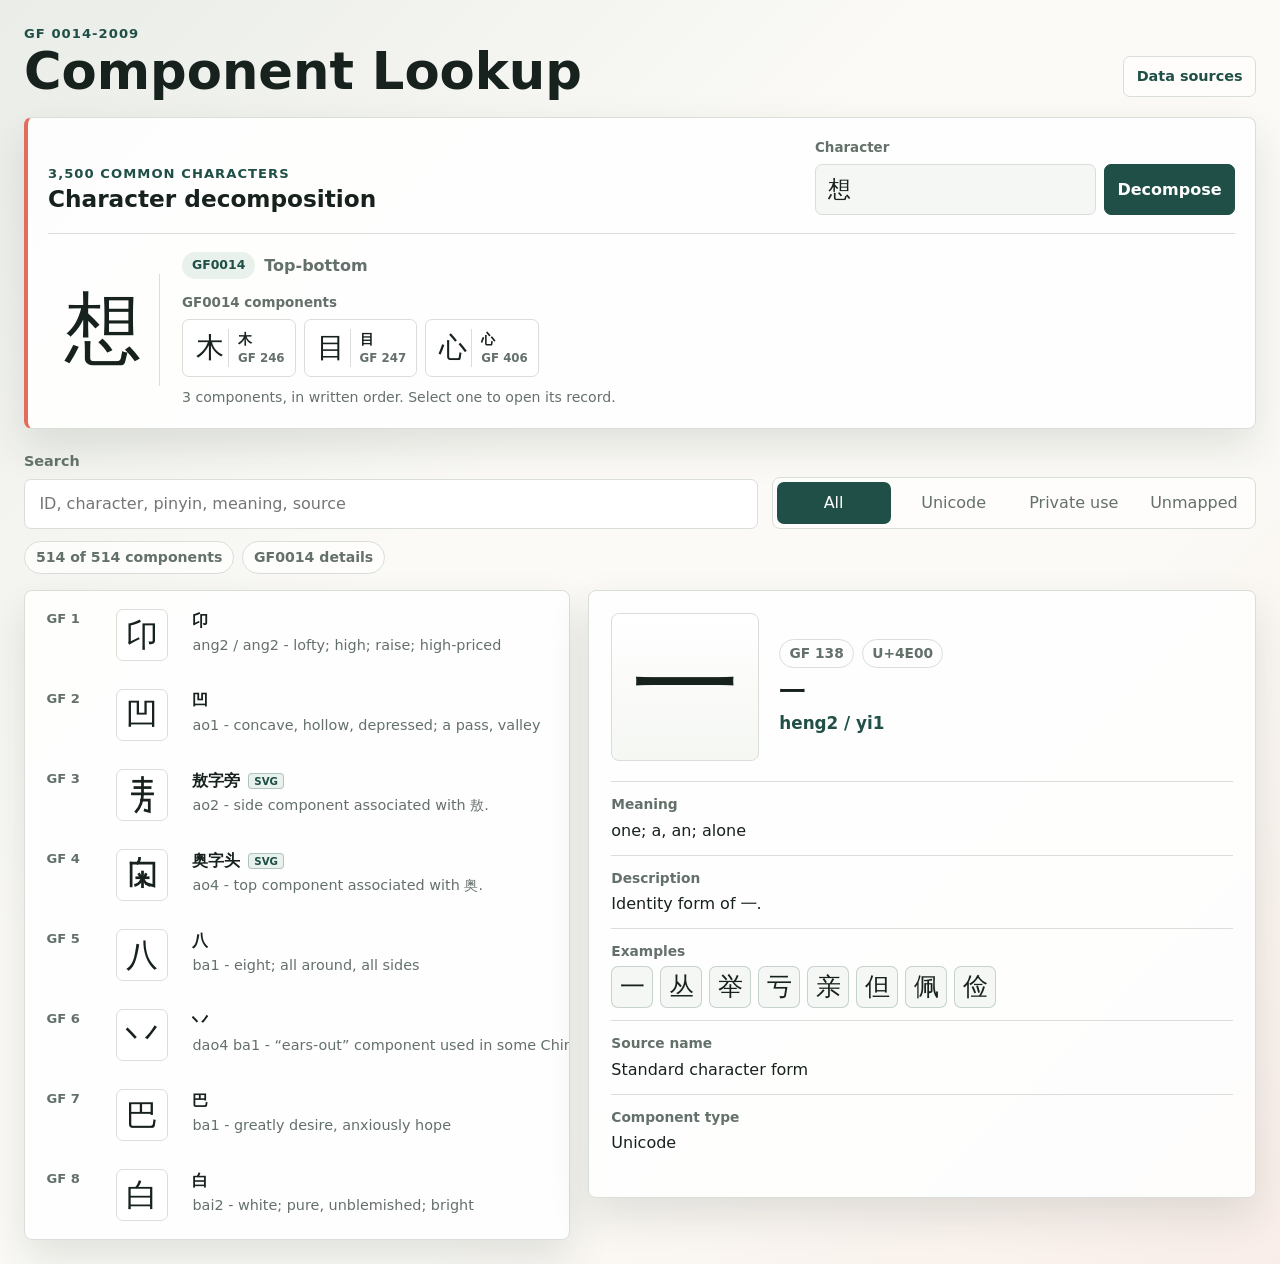
<file: index.html>
<!doctype html>
<html lang="en">
  <head>
    <meta charset="utf-8">
    <meta name="viewport" content="width=device-width, initial-scale=1">
    <title>GF 0014-2009 Component Lookup</title>
    <meta name="description" content="Lookup GF 0014-2009 Chinese character components by ID, glyph, pinyin, meaning, source name, or component type.">
    <link rel="icon" type="image/svg+xml" href="data:image/svg+xml,%3Csvg xmlns='http://www.w3.org/2000/svg' viewBox='0 0 64 64'%3E%3Crect width='64' height='64' rx='12' fill='%231f4f46'/%3E%3Cpath d='M15 18h34v7H36v25h-8V25H15z' fill='%23f5dfb5'/%3E%3Cpath d='M18 46h28v5H18z' fill='%23e26d5c'/%3E%3C/svg%3E">
    <link rel="stylesheet" href="styles.css?v=7">
  </head>
  <body>
    <main class="app-shell">
      <section class="workspace" aria-label="Component lookup">
        <header class="topbar">
          <div>
            <p class="eyebrow">GF 0014-2009</p>
            <h1>Component Lookup</h1>
          </div>
          <a class="source-jump" href="sources.html">Data sources</a>
        </header>

        <section class="decomposer" aria-labelledby="decomposerTitle">
          <div class="decomposer-heading">
            <div>
              <p class="eyebrow">3,500 common characters</p>
              <h2 id="decomposerTitle">Character decomposition</h2>
            </div>
            <form id="decomposerForm" class="character-form">
              <label for="characterInput">Character</label>
              <div class="character-entry">
                <input id="characterInput" type="text" inputmode="text" autocomplete="off" maxlength="1" value="想" aria-describedby="decompositionNote">
                <button type="submit">Decompose</button>
              </div>
            </form>
          </div>

          <div id="decompositionResult" class="decomposition-result" aria-live="polite">
            <div id="decompositionGlyph" class="decomposition-glyph" lang="zh-Hans">想</div>
            <div class="decomposition-content">
              <div class="decomposition-meta">
                <span id="decompositionStatus" class="status-badge">GF0014</span>
                <span id="decompositionStructure"></span>
              </div>
              <div>
                <p class="result-label">GF0014 components</p>
                <div id="decompositionComponents" class="component-chips"></div>
              </div>
              <p id="decompositionNote" class="decomposition-note"></p>
            </div>
          </div>
        </section>

        <div class="search-row">
          <label class="search-field">
            <span>Search</span>
            <input id="searchInput" type="search" autocomplete="off" placeholder="ID, character, pinyin, meaning, source">
          </label>
          <div class="filters" role="group" aria-label="Catalog filter">
            <button class="filter-button active" type="button" data-filter="all">All</button>
            <button class="filter-button" type="button" data-filter="unicode">Unicode</button>
            <button class="filter-button" type="button" data-filter="private-use">Private use</button>
            <button class="filter-button" type="button" data-filter="unmapped">Unmapped</button>
          </div>
        </div>

        <div class="stats" aria-live="polite">
          <span id="resultCount">514 components</span>
          <span>GF0014 details</span>
        </div>

        <div class="content-grid">
          <section class="catalog-panel" aria-label="Components">
            <div id="componentList" class="component-list"></div>
          </section>

          <section class="detail-panel" aria-label="Selected component">
            <div class="detail-card">
              <div class="detail-main">
                <div id="glyph" class="glyph" lang="zh-Hans">一</div>
                <div>
                  <div class="id-row">
                    <span id="gfId">GF 138</span>
                    <span id="unicodeValue">U+4E00</span>
                  </div>
                  <h2 id="componentTitle">一</h2>
                  <p id="pinyinValue" class="pinyin">heng2 / yi1</p>
                </div>
              </div>

              <dl class="facts">
                <div>
                  <dt>Meaning</dt>
                  <dd id="meaningValue"></dd>
                </div>
                <div>
                  <dt>Description</dt>
                  <dd id="descriptionValue"></dd>
                </div>
                <div>
                  <dt>Examples</dt>
                  <dd id="examplesValue" class="example-list"></dd>
                </div>
                <div>
                  <dt>Source name</dt>
                  <dd id="sourceNameValue"></dd>
                </div>
                <div>
                  <dt>Component type</dt>
                  <dd id="componentTypeValue"></dd>
                </div>
              </dl>
            </div>
          </section>
        </div>
      </section>
    </main>

    <script src="components-data.js?v=2"></script>
    <script src="glyphs-data.js?v=1"></script>
    <script src="decompositions-data.js?v=2"></script>
    <script src="app.js?v=9"></script>
  </body>
</html>
</file>
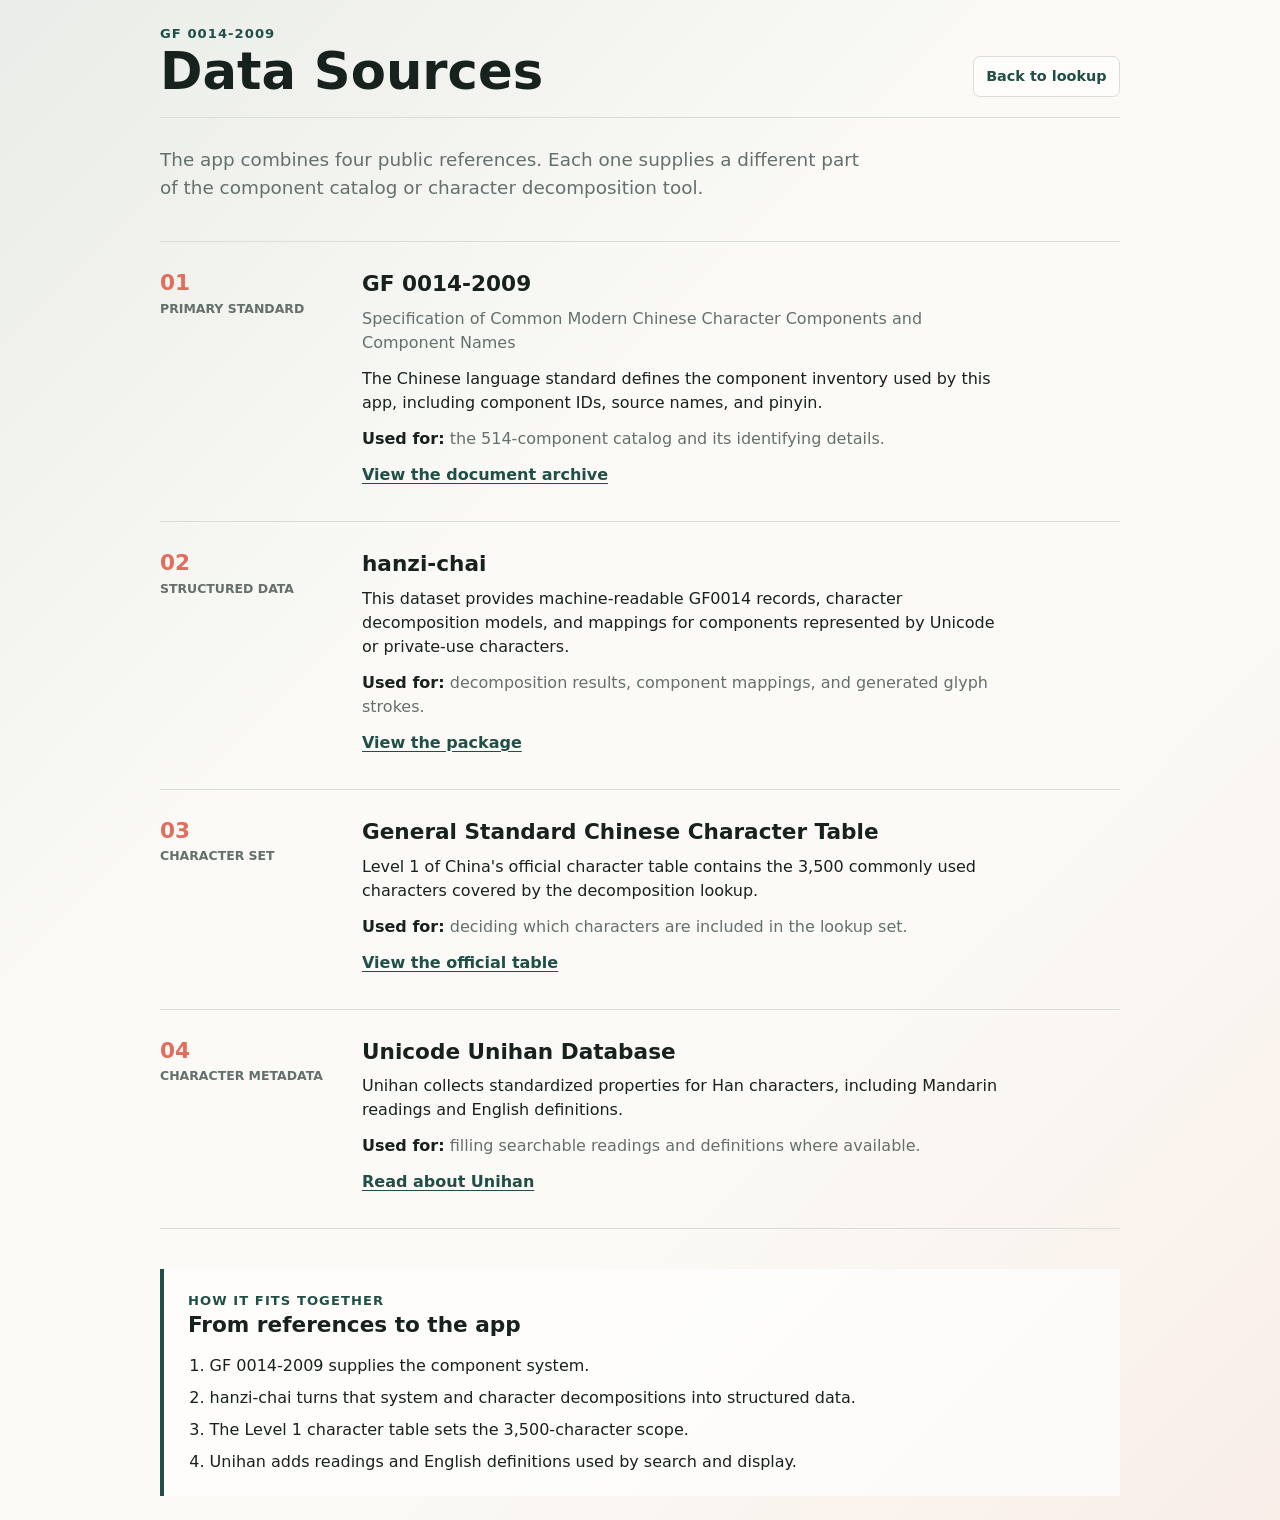
<file: sources.html>
<!doctype html>
<html lang="en">
  <head>
    <meta charset="utf-8">
    <meta name="viewport" content="width=device-width, initial-scale=1">
    <title>Data Sources - GF 0014-2009 Component Lookup</title>
    <meta name="description" content="Sources and processing notes for the GF 0014-2009 Component Lookup data.">
    <link rel="icon" type="image/svg+xml" href="data:image/svg+xml,%3Csvg xmlns='http://www.w3.org/2000/svg' viewBox='0 0 64 64'%3E%3Crect width='64' height='64' rx='12' fill='%231f4f46'/%3E%3Cpath d='M15 18h34v7H36v25h-8V25H15z' fill='%23f5dfb5'/%3E%3Cpath d='M18 46h28v5H18z' fill='%23e26d5c'/%3E%3C/svg%3E">
    <link rel="stylesheet" href="styles.css?v=7">
  </head>
  <body>
    <main class="app-shell">
      <article class="workspace source-page">
        <header class="topbar source-page-header">
          <div>
            <p class="eyebrow">GF 0014-2009</p>
            <h1>Data Sources</h1>
          </div>
          <a class="source-jump" href="index.html">Back to lookup</a>
        </header>

        <p class="source-intro">
          The app combines four public references. Each one supplies a different part of the
          component catalog or character decomposition tool.
        </p>

        <section class="source-list" aria-label="Source references">
          <article class="source-entry">
            <div class="source-entry-label">
              <span class="source-number">01</span>
              <span>Primary standard</span>
            </div>
            <div class="source-entry-content">
              <h2>GF 0014-2009</h2>
              <p class="source-title"><cite>Specification of Common Modern Chinese Character Components and Component Names</cite></p>
              <p>
                The Chinese language standard defines the component inventory used by this app,
                including component IDs, source names, and pinyin.
              </p>
              <p class="source-use"><strong>Used for:</strong> the 514-component catalog and its identifying details.</p>
              <a class="source-link" href="https://github.com/zispace/hanzi-docs/blob/main/README.md" target="_blank" rel="noopener noreferrer">View the document archive</a>
            </div>
          </article>

          <article class="source-entry">
            <div class="source-entry-label">
              <span class="source-number">02</span>
              <span>Structured data</span>
            </div>
            <div class="source-entry-content">
              <h2>hanzi-chai</h2>
              <p>
                This dataset provides machine-readable GF0014 records, character decomposition
                models, and mappings for components represented by Unicode or private-use characters.
              </p>
              <p class="source-use"><strong>Used for:</strong> decomposition results, component mappings, and generated glyph strokes.</p>
              <a class="source-link" href="https://www.npmjs.com/package/hanzi-chai" target="_blank" rel="noopener noreferrer">View the package</a>
            </div>
          </article>

          <article class="source-entry">
            <div class="source-entry-label">
              <span class="source-number">03</span>
              <span>Character set</span>
            </div>
            <div class="source-entry-content">
              <h2>General Standard Chinese Character Table</h2>
              <p>
                Level 1 of China's official character table contains the 3,500 commonly used
                characters covered by the decomposition lookup.
              </p>
              <p class="source-use"><strong>Used for:</strong> deciding which characters are included in the lookup set.</p>
              <a class="source-link" href="https://www.moe.gov.cn/jyb_sjzl/ziliao/A19/201306/t20130601_186002.html" target="_blank" rel="noopener noreferrer">View the official table</a>
            </div>
          </article>

          <article class="source-entry">
            <div class="source-entry-label">
              <span class="source-number">04</span>
              <span>Character metadata</span>
            </div>
            <div class="source-entry-content">
              <h2>Unicode Unihan Database</h2>
              <p>
                Unihan collects standardized properties for Han characters, including Mandarin
                readings and English definitions.
              </p>
              <p class="source-use"><strong>Used for:</strong> filling searchable readings and definitions where available.</p>
              <a class="source-link" href="https://unicode.org/reports/tr38/" target="_blank" rel="noopener noreferrer">Read about Unihan</a>
            </div>
          </article>
        </section>

        <section class="source-method" aria-labelledby="methodTitle">
          <p class="eyebrow">How it fits together</p>
          <h2 id="methodTitle">From references to the app</h2>
          <ol>
            <li>GF 0014-2009 supplies the component system.</li>
            <li>hanzi-chai turns that system and character decompositions into structured data.</li>
            <li>The Level 1 character table sets the 3,500-character scope.</li>
            <li>Unihan adds readings and English definitions used by search and display.</li>
          </ol>
        </section>
      </article>
    </main>
  </body>
</html>
</file>
<file: styles.css>
:root {
  color-scheme: light;
  --ink: #17211d;
  --muted: #64706a;
  --line: #d9ded8;
  --paper: #fbfaf6;
  --panel: #ffffff;
  --field: #f4f7f4;
  --accent: #1f4f46;
  --accent-2: #e26d5c;
  --accent-soft: #e8f1ec;
  --warn: #996515;
  --shadow: 0 18px 42px rgba(36, 48, 43, 0.12);
}

* {
  box-sizing: border-box;
}

body {
  margin: 0;
  min-width: 320px;
  background:
    linear-gradient(135deg, rgba(31, 79, 70, 0.08), transparent 38%),
    linear-gradient(315deg, rgba(226, 109, 92, 0.09), transparent 34%),
    var(--paper);
  color: var(--ink);
  font-family: Inter, ui-sans-serif, system-ui, -apple-system, BlinkMacSystemFont, "Segoe UI", sans-serif;
  font-size: 16px;
  line-height: 1.5;
}

button,
input {
  font: inherit;
}

button {
  border: 1px solid var(--line);
  background: var(--panel);
  color: var(--ink);
  min-height: 40px;
  padding: 0.55rem 0.78rem;
  border-radius: 7px;
  cursor: pointer;
}

button:hover {
  border-color: var(--accent);
}

.app-shell {
  min-height: 100vh;
  padding: 24px;
}

.workspace {
  max-width: 1440px;
  margin: 0 auto;
}

.topbar,
.search-row,
.stats,
.content-grid {
  width: 100%;
}

.topbar {
  display: flex;
  align-items: flex-end;
  justify-content: space-between;
  gap: 16px;
  margin-bottom: 20px;
}

.source-jump {
  flex: 0 0 auto;
  border: 1px solid var(--line);
  border-radius: 7px;
  background: rgba(255, 255, 255, 0.74);
  color: var(--accent);
  padding: 0.54rem 0.78rem;
  font-size: 0.9rem;
  font-weight: 800;
  text-decoration: none;
}

.source-jump:hover,
.source-jump:focus-visible {
  border-color: var(--accent);
  background: var(--accent-soft);
}

.decomposer {
  margin-bottom: 22px;
  border: 1px solid var(--line);
  border-left: 4px solid var(--accent-2);
  border-radius: 8px;
  background: rgba(255, 255, 255, 0.9);
  box-shadow: var(--shadow);
  padding: 20px;
}

.decomposer-heading {
  display: grid;
  grid-template-columns: minmax(240px, 1fr) minmax(280px, 420px);
  gap: 24px;
  align-items: end;
  padding-bottom: 18px;
  border-bottom: 1px solid var(--line);
}

.decomposer-heading h2 {
  font-size: 1.45rem;
}

.character-form label,
.result-label {
  display: block;
  margin: 0 0 6px;
  color: var(--muted);
  font-size: 0.84rem;
  font-weight: 800;
}

.character-entry {
  display: grid;
  grid-template-columns: minmax(80px, 1fr) auto;
  gap: 8px;
}

.character-entry input {
  min-width: 0;
  min-height: 46px;
  border: 1px solid var(--line);
  border-radius: 7px;
  background: var(--field);
  color: var(--ink);
  padding: 0.45rem 0.75rem;
  font-family: "STKaiti", "KaiTi", "Songti SC", "Noto Serif CJK SC", serif;
  font-size: 1.45rem;
  outline: none;
}

.character-entry input:focus {
  border-color: var(--accent);
  box-shadow: 0 0 0 3px rgba(31, 79, 70, 0.14);
}

.character-entry button {
  border-color: var(--accent);
  background: var(--accent);
  color: white;
  font-weight: 800;
}

.decomposition-result {
  display: grid;
  grid-template-columns: 112px minmax(0, 1fr);
  gap: 22px;
  align-items: center;
  padding-top: 18px;
}

.decomposition-glyph {
  display: grid;
  place-items: center;
  width: 112px;
  aspect-ratio: 1;
  border-right: 1px solid var(--line);
  font-family: "STKaiti", "KaiTi", "Songti SC", "Noto Serif CJK SC", serif;
  font-size: 4.8rem;
  line-height: 1;
}

.decomposition-result.unsupported .decomposition-glyph {
  color: var(--muted);
}

.decomposition-content {
  min-width: 0;
}

.decomposition-meta {
  display: flex;
  flex-wrap: wrap;
  gap: 9px;
  align-items: center;
  margin-bottom: 14px;
  color: var(--muted);
  font-weight: 750;
}

.status-badge {
  border-radius: 999px;
  background: var(--accent-soft);
  color: var(--accent);
  padding: 0.25rem 0.62rem;
  font-size: 0.78rem;
  font-weight: 850;
  text-transform: uppercase;
}

.status-badge.partial {
  background: #f9e8e2;
  color: #8b3f33;
}

.component-chips {
  display: flex;
  flex-wrap: wrap;
  gap: 8px;
  min-height: 58px;
}

.component-chip {
  display: grid;
  grid-template-columns: 38px minmax(0, 1fr);
  gap: 9px;
  align-items: center;
  min-width: 108px;
  min-height: 56px;
  padding: 7px 10px 7px 8px;
  text-align: left;
}

.component-chip:hover,
.component-chip:focus-visible {
  border-color: var(--accent);
  background: var(--accent-soft);
}

.chip-glyph {
  display: grid;
  place-items: center;
  width: 38px;
  height: 38px;
  border-right: 1px solid var(--line);
  font-family: "STKaiti", "KaiTi", "Songti SC", "Noto Serif CJK SC", serif;
  font-size: 1.75rem;
  line-height: 1;
}

.chip-copy {
  min-width: 0;
}

.chip-copy strong,
.chip-copy small {
  display: block;
  overflow: hidden;
  text-overflow: ellipsis;
  white-space: nowrap;
}

.chip-copy strong {
  font-size: 0.88rem;
}

.chip-copy small {
  color: var(--muted);
  font-size: 0.74rem;
  font-weight: 750;
}

.decomposition-note {
  margin: 10px 0 0;
  color: var(--muted);
  font-size: 0.88rem;
}

.no-components {
  align-self: center;
  color: var(--muted);
}

.eyebrow {
  margin: 0 0 2px;
  color: var(--accent);
  font-size: 0.82rem;
  font-weight: 800;
  letter-spacing: 0.08em;
  text-transform: uppercase;
}

h1,
h2,
p {
  margin-top: 0;
}

h1 {
  margin-bottom: 0;
  font-size: clamp(2rem, 4vw, 3.6rem);
  line-height: 1;
  letter-spacing: 0;
}

h2 {
  margin-bottom: 0.18rem;
  font-size: 1.6rem;
  line-height: 1.15;
}

.search-row {
  display: grid;
  grid-template-columns: minmax(220px, 1fr) auto;
  gap: 14px;
  align-items: end;
  margin-bottom: 12px;
}

.search-field span {
  display: block;
  margin-bottom: 6px;
  color: var(--muted);
  font-size: 0.9rem;
  font-weight: 700;
}

.search-field input {
  width: 100%;
  border: 1px solid var(--line);
  border-radius: 7px;
  background: var(--panel);
  color: var(--ink);
  outline: none;
}

.search-field input {
  min-height: 48px;
  padding: 0.75rem 0.9rem;
}

.search-field input:focus {
  border-color: var(--accent);
  box-shadow: 0 0 0 3px rgba(31, 79, 70, 0.14);
}

.filters {
  display: grid;
  grid-template-columns: repeat(4, minmax(82px, 1fr));
  gap: 6px;
  padding: 4px;
  border: 1px solid var(--line);
  border-radius: 8px;
  background: rgba(255, 255, 255, 0.72);
}

.filter-button {
  border: 0;
  min-height: 38px;
  background: transparent;
  color: var(--muted);
}

.filter-button.active {
  background: var(--accent);
  color: white;
}

.stats {
  display: flex;
  flex-wrap: wrap;
  gap: 8px;
  margin-bottom: 16px;
}

.stats span {
  border: 1px solid var(--line);
  border-radius: 999px;
  background: rgba(255, 255, 255, 0.75);
  color: var(--muted);
  padding: 0.32rem 0.68rem;
  font-size: 0.88rem;
  font-weight: 700;
}

.source-page {
  max-width: 960px;
}

.source-page-header {
  padding-bottom: 20px;
  border-bottom: 1px solid var(--line);
}

.source-intro {
  max-width: 720px;
  margin: 28px 0 40px;
  color: var(--muted);
  font-size: 1.15rem;
}

.source-list {
  border-top: 1px solid var(--line);
}

.source-entry {
  display: grid;
  grid-template-columns: 170px minmax(0, 1fr);
  gap: 32px;
  padding: 30px 0 34px;
  border-bottom: 1px solid var(--line);
}

.source-entry-label {
  display: flex;
  flex-direction: column;
  gap: 6px;
  color: var(--muted);
  font-size: 0.78rem;
  font-weight: 800;
  text-transform: uppercase;
}

.source-number {
  color: var(--accent-2);
  font-size: 1.35rem;
  line-height: 1;
}

.source-entry-content {
  max-width: 650px;
}

.source-entry-content h2 {
  margin-bottom: 10px;
  font-size: 1.35rem;
}

.source-entry-content p {
  margin-bottom: 12px;
}

.source-title,
.source-use {
  color: var(--muted);
}

.source-title cite {
  font-style: normal;
}

.source-use strong {
  color: var(--ink);
}

.source-link {
  display: inline-block;
  color: var(--accent);
  font-weight: 800;
  text-underline-offset: 3px;
}

.source-method {
  margin-top: 40px;
  border-left: 4px solid var(--accent);
  background: rgba(255, 255, 255, 0.72);
  padding: 22px 24px;
}

.source-method h2 {
  font-size: 1.35rem;
}

.source-method ol {
  margin: 16px 0 0;
  padding-left: 1.35rem;
}

.source-method li + li {
  margin-top: 8px;
}

.content-grid {
  display: grid;
  grid-template-columns: minmax(360px, 0.9fr) minmax(420px, 1.1fr);
  gap: 18px;
  align-items: start;
}

.catalog-panel,
.detail-card {
  border: 1px solid var(--line);
  border-radius: 8px;
  background: rgba(255, 255, 255, 0.88);
  box-shadow: var(--shadow);
}

.component-list {
  height: min(72vh, 780px);
  overflow: auto;
  padding: 8px;
}

.component-row {
  display: grid;
  grid-template-columns: 58px 64px minmax(0, 1fr);
  gap: 12px;
  width: 100%;
  min-height: 76px;
  margin: 0;
  border: 1px solid transparent;
  border-radius: 7px;
  background: transparent;
  text-align: left;
}

.component-row + .component-row {
  margin-top: 4px;
}

.component-row.active {
  border-color: rgba(31, 79, 70, 0.32);
  background: var(--accent-soft);
}

.row-id {
  color: var(--muted);
  font-size: 0.82rem;
  font-weight: 800;
}

.row-glyph {
  display: grid;
  place-items: center;
  width: 52px;
  height: 52px;
  border: 1px solid var(--line);
  border-radius: 7px;
  background: white;
  font-family: "STKaiti", "KaiTi", "Songti SC", "Noto Serif CJK SC", serif;
  font-size: 2rem;
  line-height: 1;
}

.component-glyph-svg {
  display: block;
  width: 78%;
  height: 78%;
  overflow: visible;
}

.chip-glyph .component-glyph-svg {
  width: 1.55rem;
  height: 1.55rem;
}

.glyph .component-glyph-svg {
  width: 76%;
  height: 76%;
}

.row-title {
  display: flex;
  align-items: center;
  gap: 8px;
  min-width: 0;
  font-weight: 800;
}

.row-title span:first-child {
  overflow: hidden;
  text-overflow: ellipsis;
  white-space: nowrap;
}

.row-svg-badge {
  flex: 0 0 auto;
  border: 1px solid rgba(31, 79, 70, 0.28);
  border-radius: 4px;
  background: var(--accent-soft);
  color: var(--accent);
  padding: 0.08rem 0.3rem;
  font-size: 0.64rem;
  font-weight: 900;
  line-height: 1.2;
}

.row-meta {
  overflow: hidden;
  color: var(--muted);
  font-size: 0.9rem;
  text-overflow: ellipsis;
  white-space: nowrap;
}

.detail-card {
  padding: 22px;
}

.detail-main {
  display: grid;
  grid-template-columns: 148px minmax(0, 1fr);
  gap: 20px;
  align-items: center;
  margin-bottom: 20px;
}

.glyph {
  display: grid;
  place-items: center;
  aspect-ratio: 1;
  border: 1px solid var(--line);
  border-radius: 8px;
  background: linear-gradient(180deg, #fff, #f5f7f3);
  font-family: "STKaiti", "KaiTi", "Songti SC", "Noto Serif CJK SC", serif;
  font-size: clamp(4rem, 12vw, 6.8rem);
  line-height: 1;
  overflow: hidden;
}

.id-row {
  display: flex;
  flex-wrap: wrap;
  gap: 8px;
  margin-bottom: 10px;
}

.id-row span {
  border: 1px solid var(--line);
  border-radius: 999px;
  padding: 0.22rem 0.58rem;
  color: var(--muted);
  font-size: 0.86rem;
  font-weight: 800;
}

.pinyin {
  margin-bottom: 0;
  color: var(--accent);
  font-size: 1.05rem;
  font-weight: 800;
}

.facts {
  display: grid;
  gap: 12px;
  margin: 0 0 20px;
}

.facts div {
  border-top: 1px solid var(--line);
  padding-top: 12px;
}

.facts dt {
  color: var(--muted);
  font-size: 0.86rem;
  font-weight: 800;
}

.facts dd {
  margin: 4px 0 0;
}

.example-list {
  display: flex;
  flex-wrap: wrap;
  gap: 7px;
}

.example-character {
  display: grid;
  place-items: center;
  width: 42px;
  height: 42px;
  min-height: 42px;
  padding: 0;
  border-color: rgba(31, 79, 70, 0.22);
  background: var(--field);
  color: var(--ink);
  font-family: "STKaiti", "KaiTi", "Songti SC", "Noto Serif CJK SC", serif;
  font-size: 1.55rem;
  line-height: 1;
}

.example-character:hover,
.example-character:focus-visible {
  border-color: var(--accent);
  background: var(--accent-soft);
}

.no-examples {
  color: var(--muted);
}

.empty-state {
  padding: 28px;
  color: var(--muted);
  text-align: center;
}

.unmapped {
  color: var(--warn);
}

@media (max-width: 920px) {
  .app-shell {
    padding: 16px;
  }

  .topbar,
  .decomposer-heading,
  .search-row,
  .content-grid {
    grid-template-columns: 1fr;
  }

  .topbar {
    flex-direction: column;
    align-items: stretch;
  }

  .source-jump {
    align-self: flex-start;
    text-align: center;
  }

  .source-entry {
    grid-template-columns: 1fr;
    gap: 14px;
  }

  .component-list {
    height: 42vh;
  }
}

@media (max-width: 560px) {
  .filters {
    grid-template-columns: repeat(2, minmax(0, 1fr));
  }

  .decomposer {
    padding: 16px;
  }

  .decomposition-result {
    grid-template-columns: 76px minmax(0, 1fr);
    gap: 14px;
  }

  .decomposition-glyph {
    width: 76px;
    font-size: 3.4rem;
  }

  .character-entry {
    grid-template-columns: 1fr;
  }

  .detail-main {
    grid-template-columns: 1fr;
  }

  .glyph {
    max-width: 180px;
  }

  .component-row {
    grid-template-columns: 48px 54px minmax(0, 1fr);
  }

  .row-glyph {
    width: 46px;
    height: 46px;
    font-size: 1.7rem;
  }
}
</file>
